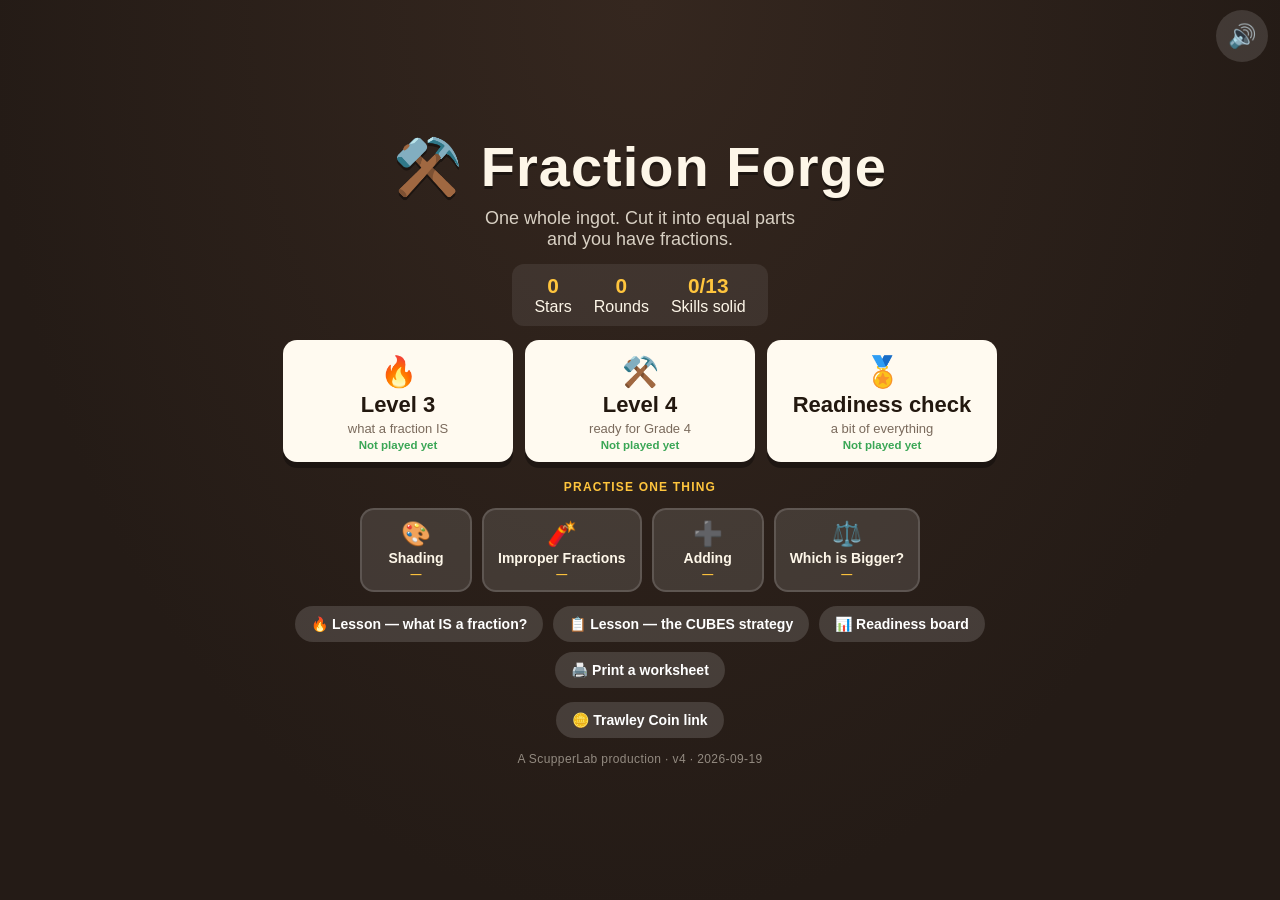
<file: index.html>
<!DOCTYPE html>
<html lang="en">
<head>
  <meta charset="utf-8" />
  <meta name="viewport" content="width=device-width, initial-scale=1, viewport-fit=cover, user-scalable=no" />
  <meta name="theme-color" content="#241b16" />
  <meta name="apple-mobile-web-app-capable" content="yes" />
  <meta name="apple-mobile-web-app-status-bar-style" content="black-translucent" />
  <meta name="apple-mobile-web-app-title" content="Fraction Forge" />
  <link rel="manifest" href="manifest.webmanifest" />
  <link rel="apple-touch-icon" href="icons/icon-180.png" />
  <link rel="icon" href="icons/icon-192.png" />
  <title>Fraction Forge</title>
  <link rel="stylesheet" href="styles.css" />
</head>
<body>
  <button id="mute-btn" class="mute-btn" type="button" aria-label="Mute sound" title="Mute sound">🔊</button>
  <div id="app" class="app"></div>
  <div id="fx-layer" class="fx-layer"></div>
  <script src="version.js"></script>
  <script src="logic.js"></script>
  <script src="app.js"></script>
</body>
</html>
</file>
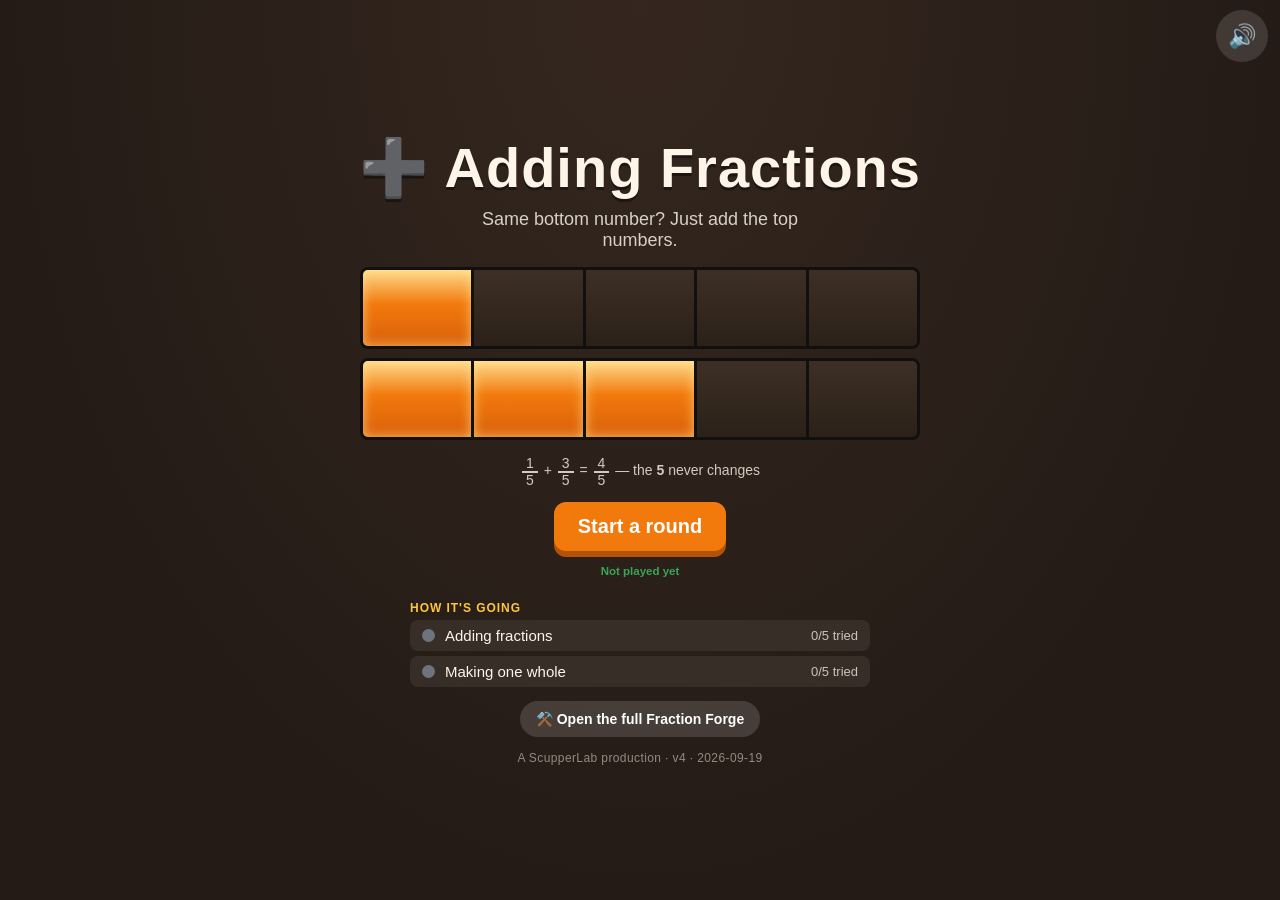
<file: adding.html>
<!DOCTYPE html>
<html lang="en">
<head>
  <meta charset="utf-8" />
  <meta name="viewport" content="width=device-width, initial-scale=1, viewport-fit=cover, user-scalable=no" />
  <meta name="theme-color" content="#241b16" />
  <meta name="apple-mobile-web-app-capable" content="yes" />
  <meta name="apple-mobile-web-app-status-bar-style" content="black-translucent" />
  <!-- its own name and icon, so Add to Home Screen gives a separate tile that
       opens straight into the improper-fractions drill -->
  <meta name="apple-mobile-web-app-title" content="Adding" />
  <link rel="manifest" href="manifest-adding.webmanifest" />
  <link rel="apple-touch-icon" href="icons/adding-180.png" />
  <link rel="icon" href="icons/adding-192.png" />
  <title>Adding Fractions</title>
  <link rel="stylesheet" href="styles.css" />
</head>
<body data-focus="adding">
  <button id="mute-btn" class="mute-btn" type="button" aria-label="Mute sound" title="Mute sound">🔊</button>
  <div id="app" class="app"></div>
  <div id="fx-layer" class="fx-layer"></div>
  <script src="version.js"></script>
  <script src="logic.js"></script>
  <script src="app.js"></script>
</body>
</html>
</file>
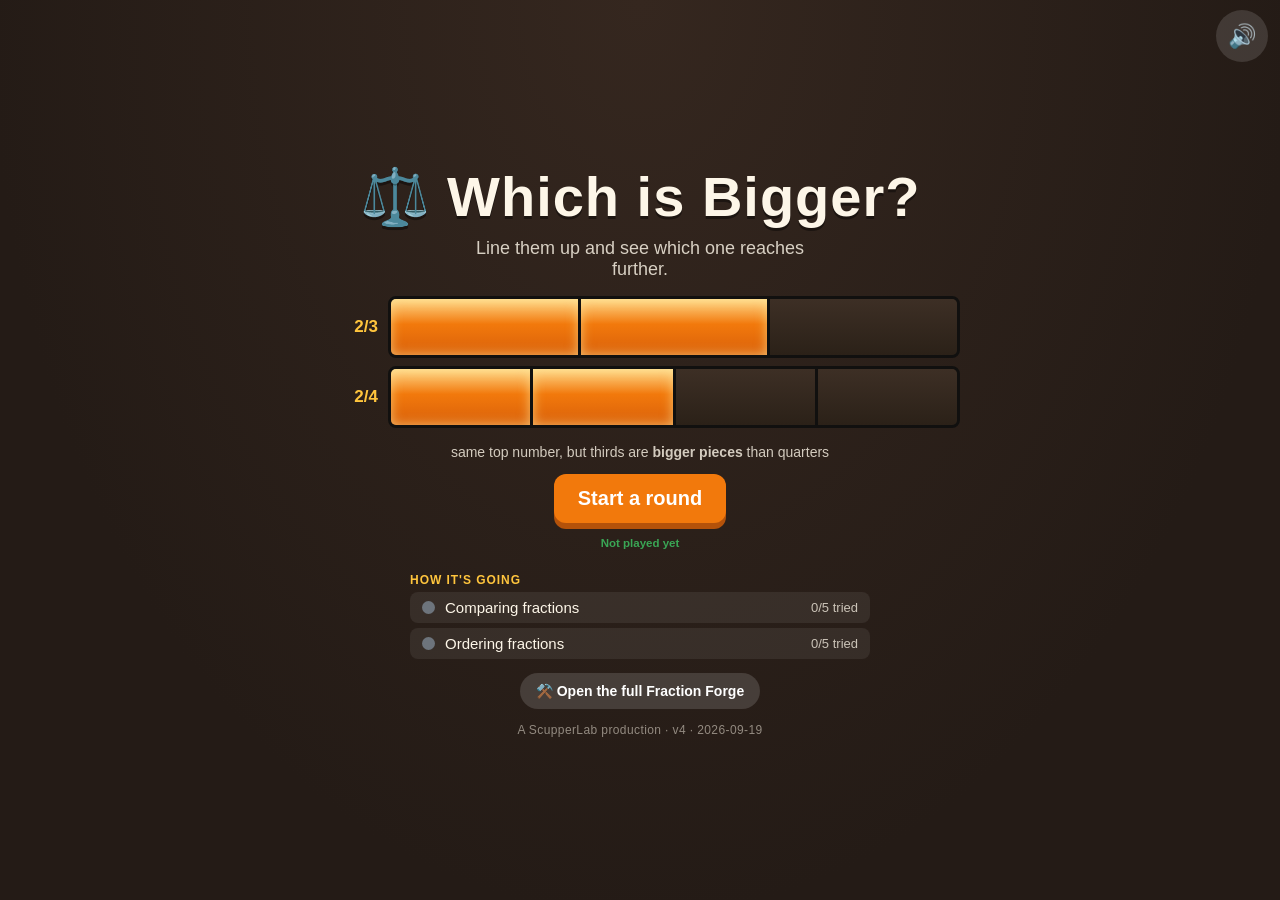
<file: bigger.html>
<!DOCTYPE html>
<html lang="en">
<head>
  <meta charset="utf-8" />
  <meta name="viewport" content="width=device-width, initial-scale=1, viewport-fit=cover, user-scalable=no" />
  <meta name="theme-color" content="#241b16" />
  <meta name="apple-mobile-web-app-capable" content="yes" />
  <meta name="apple-mobile-web-app-status-bar-style" content="black-translucent" />
  <!-- its own name and icon, so Add to Home Screen gives a separate tile that
       opens straight into the improper-fractions drill -->
  <meta name="apple-mobile-web-app-title" content="Bigger" />
  <link rel="manifest" href="manifest-bigger.webmanifest" />
  <link rel="apple-touch-icon" href="icons/bigger-180.png" />
  <link rel="icon" href="icons/bigger-192.png" />
  <title>Which is Bigger?</title>
  <link rel="stylesheet" href="styles.css" />
</head>
<body data-focus="bigger">
  <button id="mute-btn" class="mute-btn" type="button" aria-label="Mute sound" title="Mute sound">🔊</button>
  <div id="app" class="app"></div>
  <div id="fx-layer" class="fx-layer"></div>
  <script src="version.js"></script>
  <script src="logic.js"></script>
  <script src="app.js"></script>
</body>
</html>
</file>
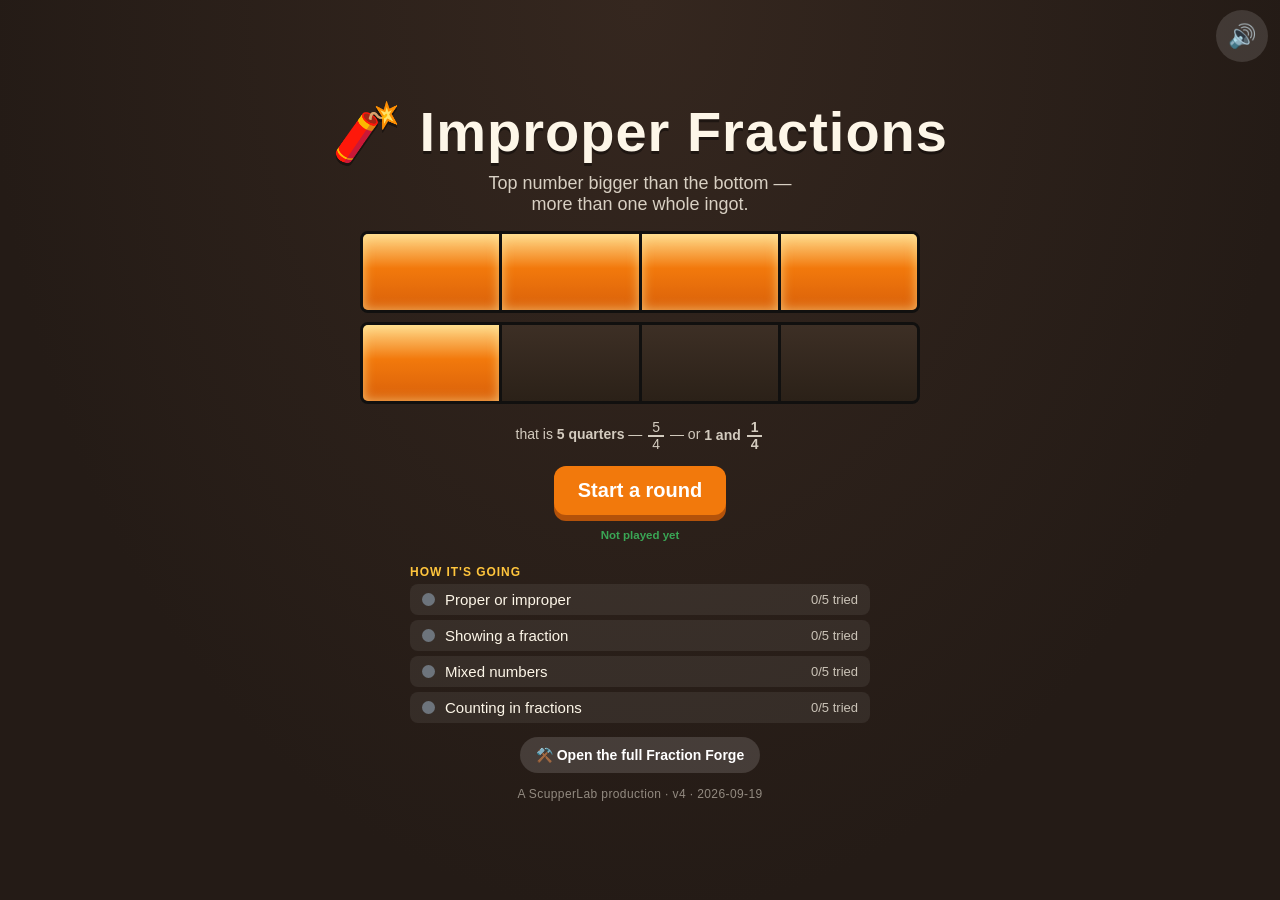
<file: improper.html>
<!DOCTYPE html>
<html lang="en">
<head>
  <meta charset="utf-8" />
  <meta name="viewport" content="width=device-width, initial-scale=1, viewport-fit=cover, user-scalable=no" />
  <meta name="theme-color" content="#241b16" />
  <meta name="apple-mobile-web-app-capable" content="yes" />
  <meta name="apple-mobile-web-app-status-bar-style" content="black-translucent" />
  <!-- its own name and icon, so Add to Home Screen gives a separate tile that
       opens straight into the improper-fractions drill -->
  <meta name="apple-mobile-web-app-title" content="Improper" />
  <link rel="manifest" href="manifest-improper.webmanifest" />
  <link rel="apple-touch-icon" href="icons/improper-180.png" />
  <link rel="icon" href="icons/improper-192.png" />
  <title>Improper Fractions</title>
  <link rel="stylesheet" href="styles.css" />
</head>
<body data-focus="improper">
  <button id="mute-btn" class="mute-btn" type="button" aria-label="Mute sound" title="Mute sound">🔊</button>
  <div id="app" class="app"></div>
  <div id="fx-layer" class="fx-layer"></div>
  <script src="version.js"></script>
  <script src="logic.js"></script>
  <script src="app.js"></script>
</body>
</html>
</file>
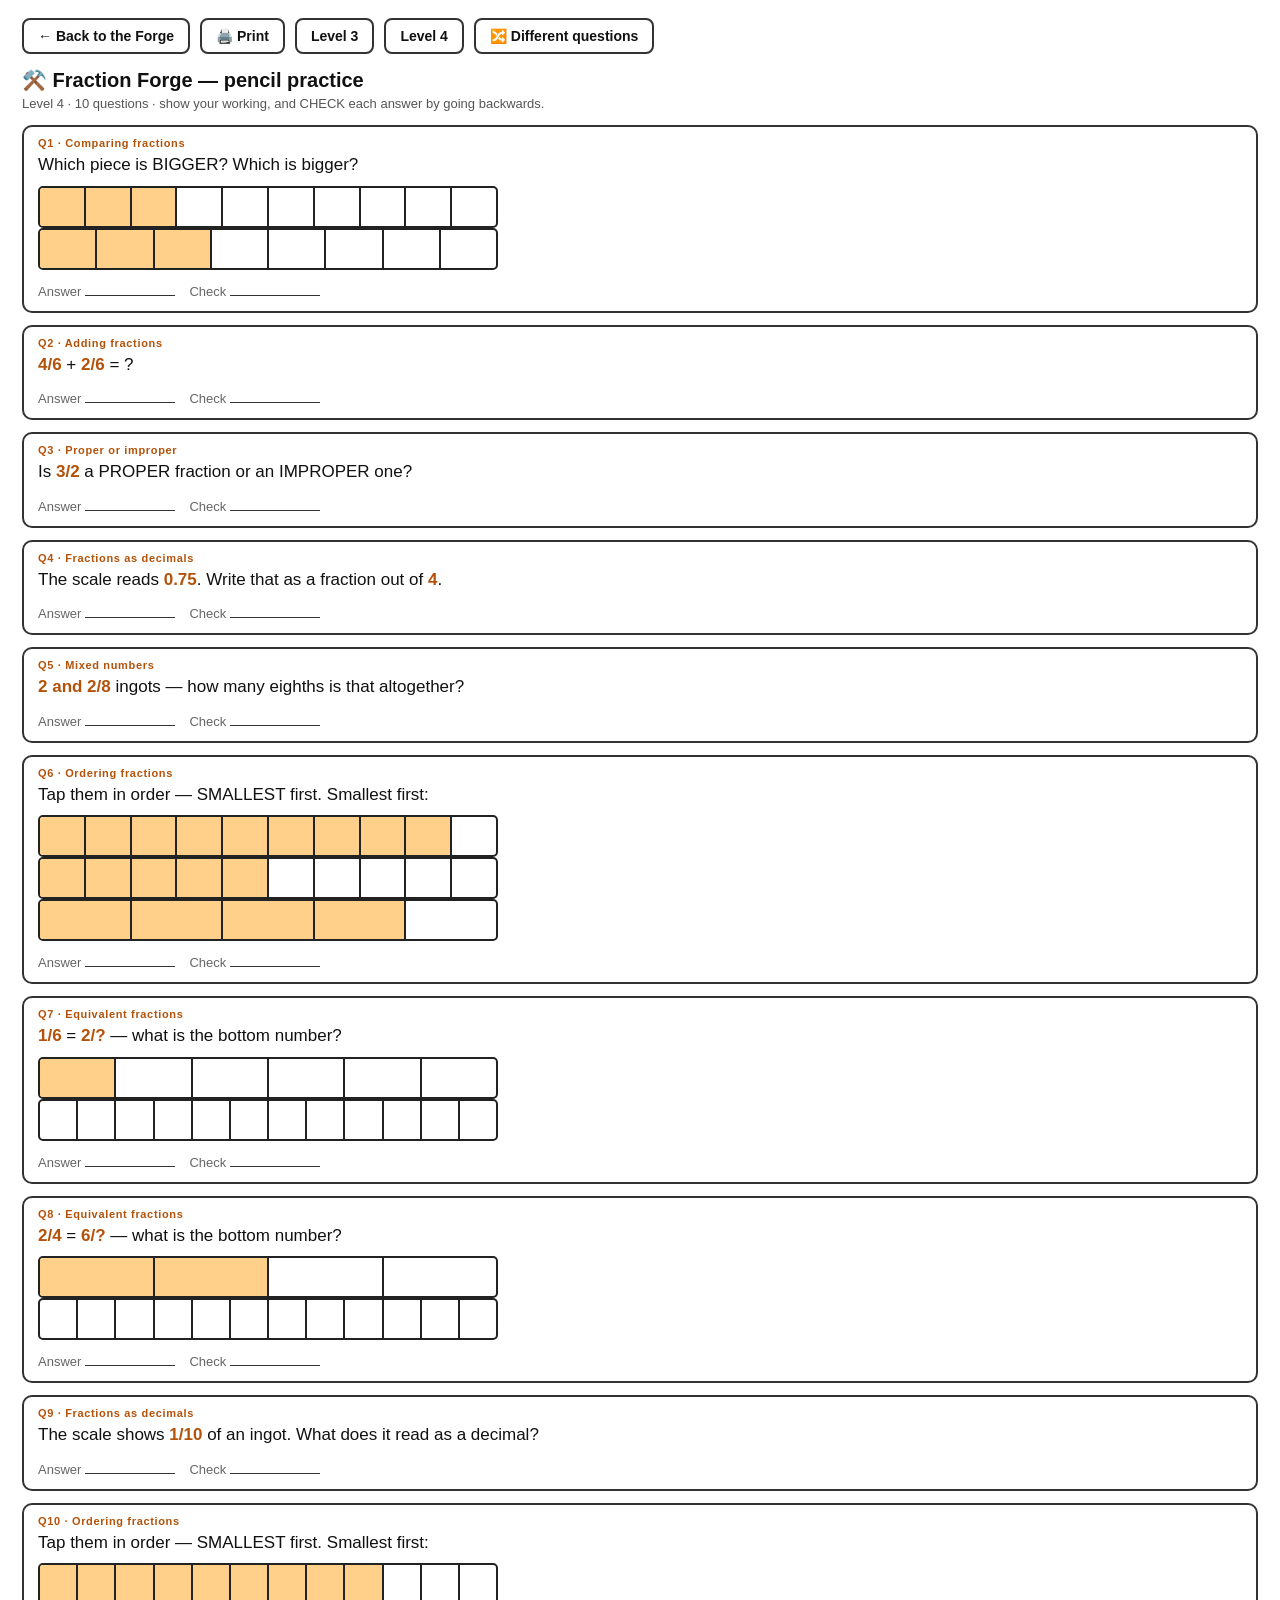
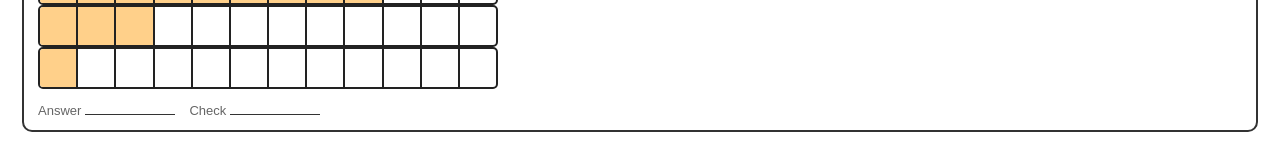
<file: print.html>
<!DOCTYPE html>
<html lang="en">
<head>
  <meta charset="utf-8" />
  <meta name="viewport" content="width=device-width, initial-scale=1" />
  <title>Fraction Forge — pencil practice</title>
  <style>
    * { box-sizing: border-box; }
    body { font-family: "Arial Rounded MT Bold", "Trebuchet MS", Verdana, sans-serif; background: #fff; color: #111; margin: 0; padding: 18px 22px; }
    h1 { font-size: 20px; margin: 0 0 4px; }
    .sub { font-size: 13px; color: #555; margin-bottom: 14px; }
    .q { border: 2px solid #333; border-radius: 10px; padding: 10px 14px 12px; margin-bottom: 12px; page-break-inside: avoid; }
    .num { font-size: 11px; font-weight: bold; color: #b4520a; letter-spacing: .06em; }
    .prompt { font-size: 17px; line-height: 1.5; margin: 3px 0 8px; }
    .prompt b { color: #b4520a; }
    .bar { display: flex; height: 42px; border: 2px solid #222; border-radius: 5px; overflow: hidden; max-width: 460px; }
    .seg { flex: 1; border-right: 2px solid #222; }
    .seg:last-child { border-right: none; }
    .seg.on { background: #ffd08a; }
    .ans { margin-top: 8px; font-size: 13px; color: #666; }
    .line { display: inline-block; border-bottom: 1.5px solid #333; width: 90px; height: 18px; }
    .toolbar { display: flex; gap: 10px; margin-bottom: 14px; flex-wrap: wrap; }
    .toolbar a, .toolbar button { font: inherit; font-size: 14px; font-weight: bold; padding: 8px 14px; border-radius: 8px; border: 2px solid #333; background: #fff; color: #111; text-decoration: none; cursor: pointer; }
    @media print { .toolbar { display: none; } body { padding: 0; } }
  </style>
</head>
<body>
  <div class="toolbar">
    <a href="index.html">← Back to the Forge</a>
    <button onclick="window.print()">🖨️ Print</button>
    <button onclick="go(3)">Level 3</button>
    <button onclick="go(4)">Level 4</button>
    <button onclick="go(level)">🔀 Different questions</button>
  </div>
  <h1>⚒️ Fraction Forge — pencil practice</h1>
  <div class="sub" id="sub"></div>
  <div id="qs"></div>
  <script src="logic.js"></script>
  <script>
    const params = new URLSearchParams(location.search);
    const level = Math.max(3, Math.min(5, parseInt(params.get("level") || "4", 10)));
    function go(l) { location.search = "?level=" + l + "&seed=" + Math.floor(Math.random() * 1e9); }
    const seed = parseInt(params.get("seed") || String(Date.now() % 1e9), 10);
    const F = ForgeLogic;
    const round = F.makeRound(level, seed).concat(F.makeRound(level, seed + 1).slice(0, 2));
    document.getElementById("sub").textContent =
      `Level ${level} · ${round.length} questions · show your working, and CHECK each answer by going backwards.`;
    const plain = (s) => String(s).replace(/<[^>]+>/g, "");
    function barHTML(d, n, parts) {
      const ws = parts || Array.from({ length: d }, () => 1 / d);
      return `<div class="bar">${ws.map((w, i) => `<div class="seg${i < n ? " on" : ""}" style="flex:${w}"></div>`).join("")}</div>`;
    }
    const qs = document.getElementById("qs");
    round.forEach((q, i) => {
      const box = document.createElement("div"); box.className = "q";
      let art = "";
      if (q.kind === "equal") art = barHTML(q.d, 0, q.parts);
      else if (q.kind === "name" || q.kind === "whole") art = barHTML(q.d, q.n);
      else if (q.kind === "shade") art = barHTML(q.d, 0);
      else if (q.kind === "compare") art = barHTML(q.a.d, q.a.n) + barHTML(q.b.d, q.b.n);
      else if (q.kind === "equiv") art = barHTML(q.d1, q.n1) + barHTML(q.d2, 0);
      else if (q.kind === "order") art = q.shown.map((f) => barHTML(f.d, f.n)).join("");
      const ask = q.kind === "compare" ? "Which is bigger?" : q.kind === "order" ? "Smallest first:" : "";
      box.innerHTML = `<div class="num">Q${i + 1} · ${F.SKILLS[q.skill].name}</div>
        <div class="prompt">${q.prompt}${ask ? " " + ask : ""}</div>${art}
        <div class="ans">Answer <span class="line"></span> &nbsp;&nbsp; Check <span class="line"></span></div>`;
      qs.appendChild(box);
    });
  </script>
</body>
</html>
</file>
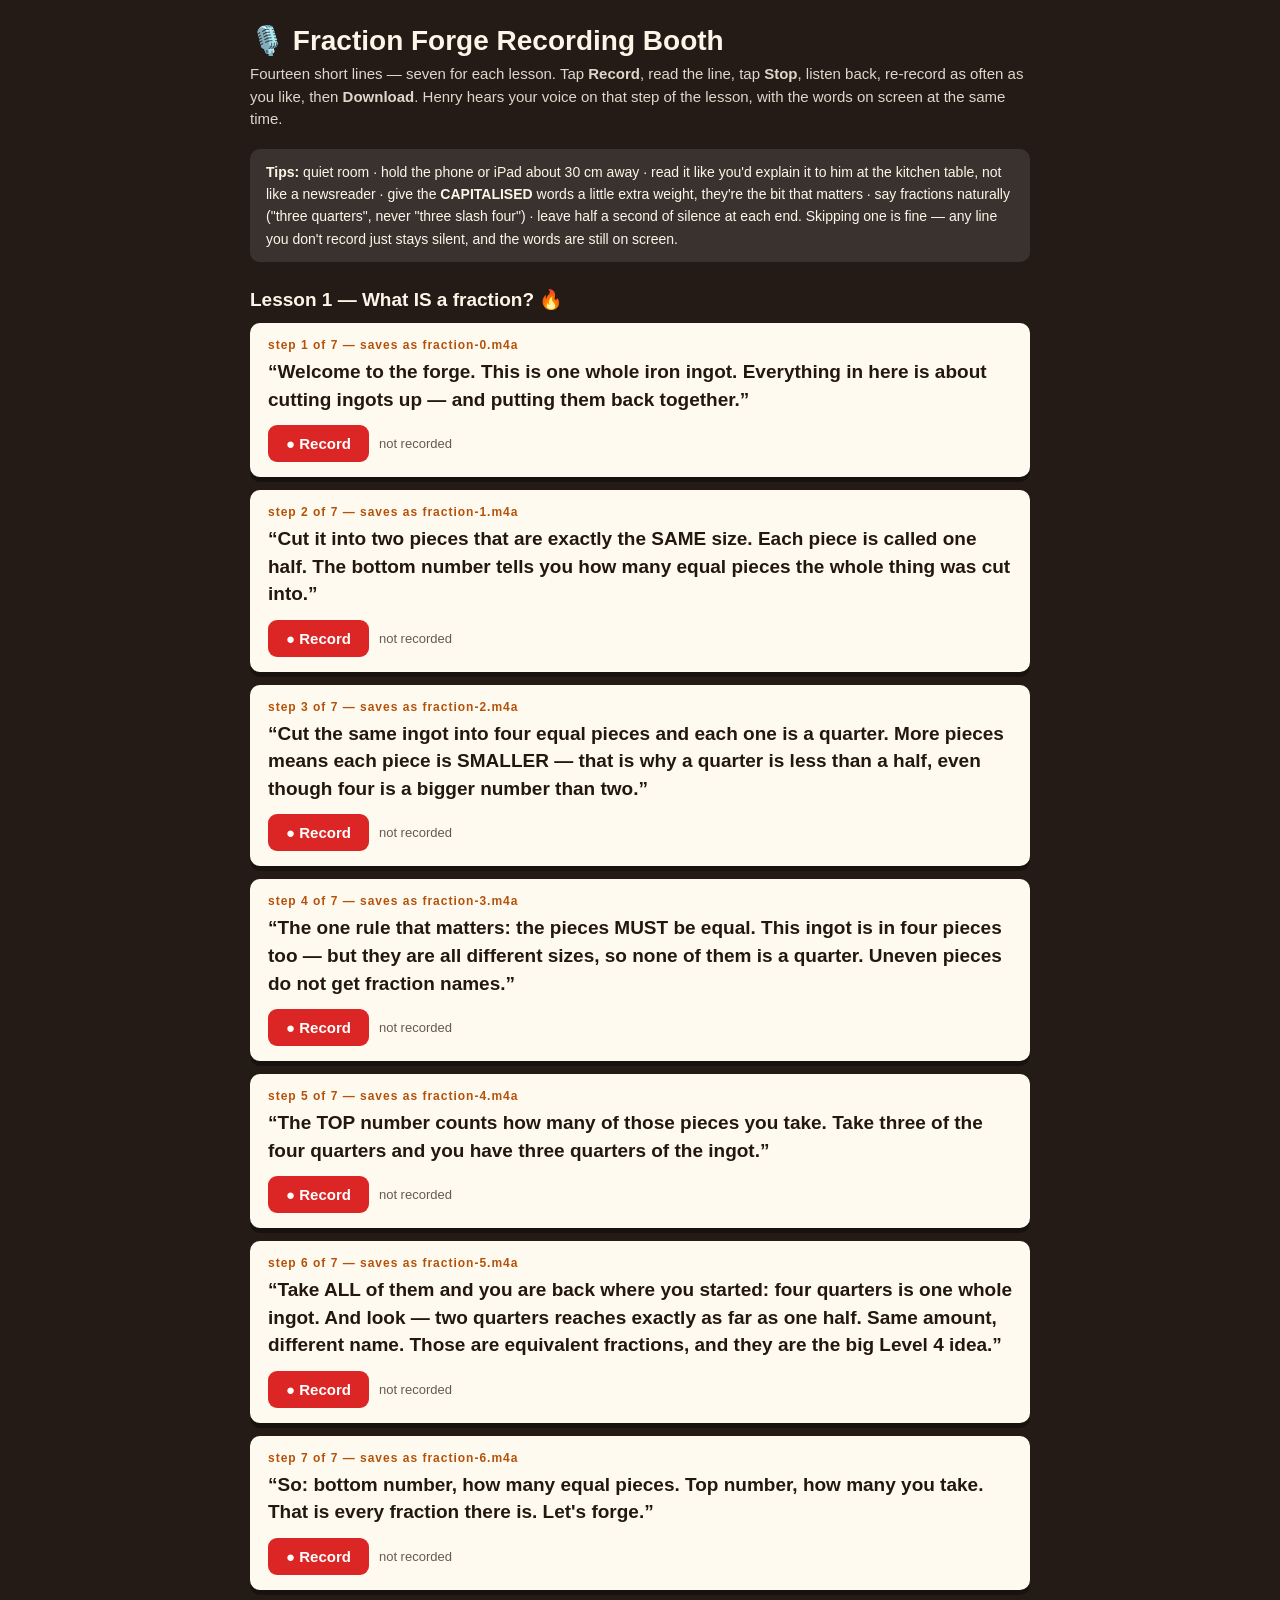
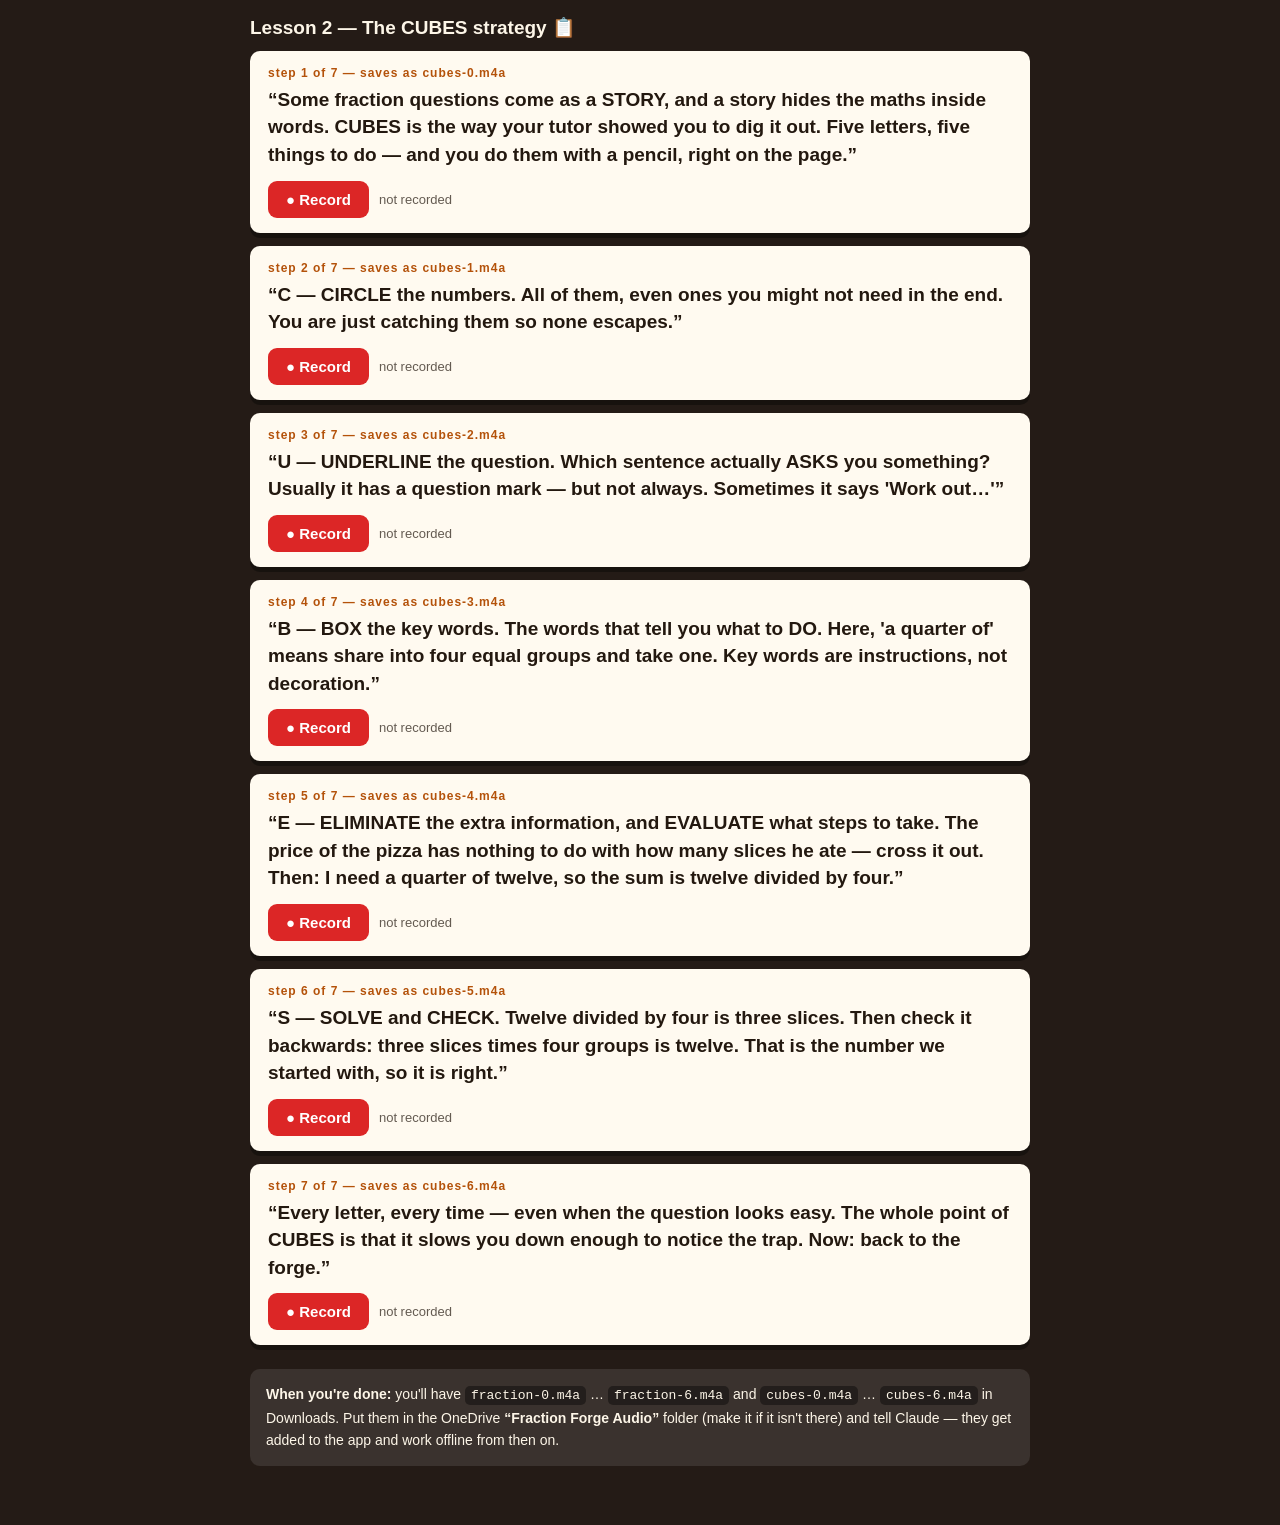
<file: record.html>
<!DOCTYPE html>
<html lang="en">
<head>
  <meta charset="utf-8" />
  <meta name="viewport" content="width=device-width, initial-scale=1" />
  <title>Recording Booth — Fraction Forge</title>
  <style>
    * { margin: 0; padding: 0; box-sizing: border-box; }
    body { font-family: "Arial Rounded MT Bold", "Trebuchet MS", Verdana, sans-serif; background: #241b16; color: #fdf6e8; min-height: 100vh; padding: 24px 16px 60px; }
    .wrap { max-width: 780px; margin: 0 auto; }
    h1 { font-size: 28px; margin-bottom: 6px; }
    h2 { font-size: 19px; margin: 26px 0 12px; }
    .sub { opacity: 0.86; margin-bottom: 18px; line-height: 1.5; font-size: 15px; }
    .warn { background: #7f1d1d; border-radius: 10px; padding: 12px 16px; margin-bottom: 18px; font-size: 15px; display: none; }
    .tips { background: rgba(255,255,255,0.1); border-radius: 10px; padding: 12px 16px; margin-bottom: 22px; font-size: 14px; line-height: 1.6; }
    .card { background: #fffaf0; color: #23180f; border-radius: 10px; padding: 15px 18px; margin-bottom: 13px; box-shadow: 0 5px 0 rgba(0,0,0,0.35); }
    .card .num { font-size: 12px; font-weight: bold; color: #b4520a; letter-spacing: 1px; }
    .card .line { font-size: 19px; font-weight: bold; line-height: 1.45; margin: 6px 0 12px; }
    .row { display: flex; gap: 10px; align-items: center; flex-wrap: wrap; }
    button { font-family: inherit; border: none; cursor: pointer; border-radius: 9px; padding: 10px 18px; font-size: 15px; font-weight: bold; }
    .rec { background: #dc2626; color: #fff; }
    .rec.armed { background: #16a34a; }
    .dl { background: #2e6b31; color: #fff; text-decoration: none; border-radius: 9px; padding: 10px 18px; font-size: 15px; font-weight: bold; display: none; }
    audio { height: 40px; max-width: 220px; display: none; }
    .status { font-size: 13px; opacity: 0.7; min-width: 96px; }
    .done-note { margin-top: 24px; background: rgba(255,255,255,0.1); border-radius: 10px; padding: 14px 16px; font-size: 14px; line-height: 1.6; }
    code { background: rgba(0,0,0,0.4); padding: 2px 6px; border-radius: 5px; font-size: 13px; }
  </style>
</head>
<body>
  <div class="wrap">
    <h1>🎙️ Fraction Forge Recording Booth</h1>
    <p class="sub">Fourteen short lines — seven for each lesson. Tap <b>Record</b>, read the line, tap <b>Stop</b>, listen back, re-record as often as you like, then <b>Download</b>. Henry hears your voice on that step of the lesson, with the words on screen at the same time.</p>
    <div id="warn" class="warn"><b>Please open this page in Safari.</b> Other browsers record a format iPads can't play back. Safari records .m4a, which works everywhere Fraction Forge runs.</div>
    <div class="tips">
      <b>Tips:</b> quiet room · hold the phone or iPad about 30&nbsp;cm away · read it like you'd explain it to him at the kitchen table, not like a newsreader · give the <b>CAPITALISED</b> words a little extra weight, they're the bit that matters · say fractions naturally ("three quarters", never "three slash four") · leave half a second of silence at each end. Skipping one is fine — any line you don't record just stays silent, and the words are still on screen.
    </div>
    <div id="cards"></div>
    <div class="done-note">
      <b>When you're done:</b> you'll have <code>fraction-0.m4a</code> … <code>fraction-6.m4a</code> and <code>cubes-0.m4a</code> … <code>cubes-6.m4a</code> in Downloads. Put them in the OneDrive <b>“Fraction Forge Audio”</b> folder (make it if it isn't there) and tell Claude — they get added to the app and work offline from then on.
    </div>
  </div>
  <script>
    "use strict";
    const LINES = [
      { file: "fraction-0.m4a", text: "Welcome to the forge. This is one whole iron ingot. Everything in here is about cutting ingots up — and putting them back together." },
      { file: "fraction-1.m4a", text: "Cut it into two pieces that are exactly the SAME size. Each piece is called one half. The bottom number tells you how many equal pieces the whole thing was cut into." },
      { file: "fraction-2.m4a", text: "Cut the same ingot into four equal pieces and each one is a quarter. More pieces means each piece is SMALLER — that is why a quarter is less than a half, even though four is a bigger number than two." },
      { file: "fraction-3.m4a", text: "The one rule that matters: the pieces MUST be equal. This ingot is in four pieces too — but they are all different sizes, so none of them is a quarter. Uneven pieces do not get fraction names." },
      { file: "fraction-4.m4a", text: "The TOP number counts how many of those pieces you take. Take three of the four quarters and you have three quarters of the ingot." },
      { file: "fraction-5.m4a", text: "Take ALL of them and you are back where you started: four quarters is one whole ingot. And look — two quarters reaches exactly as far as one half. Same amount, different name. Those are equivalent fractions, and they are the big Level 4 idea." },
      { file: "fraction-6.m4a", text: "So: bottom number, how many equal pieces. Top number, how many you take. That is every fraction there is. Let's forge." },

      { file: "cubes-0.m4a", text: "Some fraction questions come as a STORY, and a story hides the maths inside words. CUBES is the way your tutor showed you to dig it out. Five letters, five things to do — and you do them with a pencil, right on the page." },
      { file: "cubes-1.m4a", text: "C — CIRCLE the numbers. All of them, even ones you might not need in the end. You are just catching them so none escapes." },
      { file: "cubes-2.m4a", text: "U — UNDERLINE the question. Which sentence actually ASKS you something? Usually it has a question mark — but not always. Sometimes it says 'Work out…'" },
      { file: "cubes-3.m4a", text: "B — BOX the key words. The words that tell you what to DO. Here, 'a quarter of' means share into four equal groups and take one. Key words are instructions, not decoration." },
      { file: "cubes-4.m4a", text: "E — ELIMINATE the extra information, and EVALUATE what steps to take. The price of the pizza has nothing to do with how many slices he ate — cross it out. Then: I need a quarter of twelve, so the sum is twelve divided by four." },
      { file: "cubes-5.m4a", text: "S — SOLVE and CHECK. Twelve divided by four is three slices. Then check it backwards: three slices times four groups is twelve. That is the number we started with, so it is right." },
      { file: "cubes-6.m4a", text: "Every letter, every time — even when the question looks easy. The whole point of CUBES is that it slows you down enough to notice the trap. Now: back to the forge." },
    ];
    const HEADS = { 0: "Lesson 1 — What IS a fraction? 🔥", 7: "Lesson 2 — The CUBES strategy 📋" };

    const canMp4 = window.MediaRecorder && MediaRecorder.isTypeSupported && MediaRecorder.isTypeSupported("audio/mp4");
    if (!canMp4) document.getElementById("warn").style.display = "block";
    let stream = null;
    async function getStream() { if (!stream) stream = await navigator.mediaDevices.getUserMedia({ audio: true }); return stream; }

    const cardsEl = document.getElementById("cards");
    LINES.forEach((line, i) => {
      if (HEADS[i]) { const h = document.createElement("h2"); h.textContent = HEADS[i]; cardsEl.appendChild(h); }
      const card = document.createElement("div"); card.className = "card";
      card.innerHTML = `<div class="num">step ${(i % 7) + 1} of 7 — saves as ${line.file}</div>
        <div class="line">“${line.text}”</div>
        <div class="row">
          <button class="rec" data-i="${i}">● Record</button>
          <span class="status">not recorded</span>
          <audio controls></audio>
          <a class="dl" download="${line.file}">⬇ Download</a>
        </div>`;
      cardsEl.appendChild(card);
    });

    let activeRecorder = null, activeButton = null;
    document.querySelectorAll(".rec").forEach((btn) => {
      btn.addEventListener("click", async () => {
        if (activeRecorder && activeRecorder.state === "recording") {
          activeRecorder.stop();
          if (activeButton === btn) return;          // this tap was the Stop
        }
        let s;
        try { s = await getStream(); }
        catch (e) { alert("Microphone permission is needed — allow it and try again."); return; }
        const card = btn.closest(".card"), status = card.querySelector(".status"),
              audio = card.querySelector("audio"), dl = card.querySelector(".dl");
        const mime = canMp4 ? "audio/mp4" : (MediaRecorder.isTypeSupported("audio/webm") ? "audio/webm" : "");
        const rec = mime ? new MediaRecorder(s, { mimeType: mime }) : new MediaRecorder(s);
        const chunks = [];
        rec.ondataavailable = (e) => { if (e.data && e.data.size) chunks.push(e.data); };
        rec.onstop = () => {
          const blob = new Blob(chunks, { type: rec.mimeType || "audio/mp4" });
          const url = URL.createObjectURL(blob);
          audio.src = url; audio.style.display = "inline-block";
          dl.href = url; dl.style.display = "inline-block";
          status.textContent = `recorded (${(blob.size / 1024).toFixed(0)} KB)`;
          btn.textContent = "● Re-record"; btn.classList.remove("armed");
          activeRecorder = null; activeButton = null;
        };
        rec.start();
        activeRecorder = rec; activeButton = btn;
        btn.textContent = "■ Stop"; btn.classList.add("armed");
        status.textContent = "recording…";
      });
    });
  </script>
</body>
</html>
</file>
<file: styles.css>
/* ============ Fraction Forge — styles ============
   A smithy: dark iron, hot-metal orange, a glowing ingot. The ingot bar is the
   one drawing the whole app is built from, so it gets the most care.
   Built for iPad Air 11" first (portrait + landscape), touch-first. */

:root {
  --iron: #241b16;
  --iron-2: #35271f;
  --paper: #fdf6e8;
  --card: #fffaf0;
  --ink: #23180f;
  --muted: #7a6a5c;
  --hot: #f2790c;
  --hot-dark: #b4520a;
  --gold: #ffc53d;
  --steel: #b8bcc2;
  --steel-dark: #6d747c;
  --good: #3aa655;
  --bad: #d64545;
  --shadow: 0 6px 0 rgba(0, 0, 0, 0.32);
}

* { margin: 0; padding: 0; box-sizing: border-box; }
html, body { height: 100%; overflow: hidden; overscroll-behavior: none; }
body {
  font-family: "Arial Rounded MT Bold", "Trebuchet MS", Verdana, sans-serif;
  background: radial-gradient(ellipse at 50% 0%, var(--iron-2), var(--iron) 72%);
  color: var(--paper);
  -webkit-user-select: none; user-select: none; -webkit-touch-callout: none;
  -webkit-tap-highlight-color: transparent; touch-action: manipulation;
  padding: env(safe-area-inset-top) env(safe-area-inset-right) env(safe-area-inset-bottom) env(safe-area-inset-left);
}
button { font-family: inherit; border: none; cursor: pointer; touch-action: manipulation; -webkit-tap-highlight-color: transparent; }
a { color: inherit; text-decoration: none; }
.app { height: 100%; display: flex; flex-direction: column; align-items: center; overflow-y: auto; }
.fx-layer { position: fixed; inset: 0; pointer-events: none; z-index: 40; overflow: hidden; }
.pop-text { position: absolute; font-size: 22px; font-weight: bold; color: #fff; text-shadow: 0 2px 0 rgba(0,0,0,.4); animation: rise 1.1s ease-out forwards; }
.pop-text.gold { color: var(--gold); }
@keyframes rise { 0% { transform: translateY(0); opacity: 1; } 100% { transform: translateY(-60px); opacity: 0; } }

.mute-btn, .corner-back {
  position: fixed; top: calc(10px + env(safe-area-inset-top)); z-index: 50;
  width: 52px; height: 52px; border-radius: 50%; font-size: 23px;
  background: rgba(255,255,255,0.13); color: #fff;
}
.mute-btn { right: calc(12px + env(safe-area-inset-right)); }
.corner-back { left: calc(12px + env(safe-area-inset-left)); }

/* ---------- home ---------- */
.home { width: 100%; max-width: 900px; min-height: 100%; display: flex; flex-direction: column; align-items: center; justify-content: center; justify-content: safe center; gap: 14px; padding: 18px 16px; }
.home h1 { font-size: clamp(34px, 6vw, 56px); letter-spacing: 1px; text-shadow: 0 3px 0 rgba(0,0,0,.4); }
.tagline { font-size: clamp(14px, 2.1vw, 18px); opacity: .82; margin-top: -6px; text-align: center; max-width: 34ch; }
.career { display: flex; gap: 22px; background: rgba(255,255,255,0.08); border-radius: 12px; padding: 10px 22px; font-size: clamp(13px, 2vw, 16px); }
.career b { color: var(--gold); font-size: 1.3em; }
.career .stat { text-align: center; }
.mode-row { display: flex; gap: 12px; flex-wrap: wrap; justify-content: center; width: 100%; }
.mode-btn {
  width: min(230px, 45vw); background: var(--card); color: var(--ink); border-radius: 14px;
  padding: 14px 12px 11px; display: flex; flex-direction: column; align-items: center; gap: 3px;
  box-shadow: var(--shadow);
}
.mode-btn:active { transform: translateY(3px); box-shadow: 0 3px 0 rgba(0,0,0,.32); }
.mode-emoji { font-size: 30px; }
.mode-name { font-size: clamp(18px, 2.6vw, 22px); font-weight: bold; }
.mode-sub { font-size: 13px; color: var(--muted); text-align: center; }
.mode-best { font-size: 11.5px; color: var(--good); font-weight: bold; }
.pill-row { display: flex; gap: 10px; flex-wrap: wrap; justify-content: center; }
.pill { padding: 10px 16px; border-radius: 999px; background: rgba(255,255,255,0.14); color: #fff; font-size: 14px; font-weight: bold; display: inline-block; }
.credit { font-size: 12px; opacity: .5; letter-spacing: .4px; }

/* ---------- buttons ---------- */
.btn { padding: 13px 24px; border-radius: 12px; font-size: clamp(16px, 2.3vh, 20px); font-weight: bold; }
.btn.primary { background: var(--hot); color: #fff; box-shadow: 0 6px 0 var(--hot-dark); }
.btn.primary:active { transform: translateY(4px); box-shadow: 0 2px 0 var(--hot-dark); }
.btn.secondary { background: var(--card); color: var(--ink); box-shadow: var(--shadow); }
.btn.secondary:active { transform: translateY(3px); }
.btn.choice { background: var(--card); color: var(--ink); box-shadow: var(--shadow); min-width: 190px; }
.btn.choice.right { background: #d6f3de; box-shadow: 0 6px 0 var(--good); }
.btn-row { display: flex; gap: 12px; flex-wrap: wrap; justify-content: center; }

/* ---------- game chrome ---------- */
.game { width: 100%; max-width: 860px; display: flex; flex-direction: column; align-items: center; gap: 10px; padding: 8px 14px calc(18px + env(safe-area-inset-bottom)); }
.topbar { width: 100%; display: flex; align-items: center; gap: 8px; padding: 6px 68px 0 4px; font-size: clamp(13px, 1.9vw, 16px); flex-wrap: wrap; }
.tb-item { background: rgba(255,255,255,0.12); border-radius: 10px; padding: 6px 12px; white-space: nowrap; }
.tb-item b { color: var(--gold); }
.skill-tag { background: rgba(242,121,12,0.24); }
.quit-btn { margin-left: auto; background: rgba(255,255,255,0.12); color: #fff; border-radius: 10px; padding: 6px 12px; font-size: inherit; }

.card { background: var(--card); color: var(--ink); border-radius: 12px; box-shadow: var(--shadow); padding: 12px 18px; max-width: min(94vw, 720px); width: 100%; }
.prompt-card { display: flex; align-items: center; gap: 12px; }
.prompt { font-size: clamp(18px, 2.8vh, 24px); line-height: 1.35; flex: 1; }
.prompt b { color: var(--hot-dark); }
.read-btn { flex: none; background: rgba(0,0,0,0.07); color: var(--ink); border-radius: 999px; width: 42px; height: 42px; font-size: 19px; }
.kicker { font-size: 12px; letter-spacing: .08em; text-transform: uppercase; color: var(--hot-dark); font-weight: bold; }

.stage { width: 100%; max-width: 720px; display: flex; flex-direction: column; align-items: center; gap: 12px; }
.feedback { min-height: 26px; font-size: clamp(15px, 2.2vh, 18px); font-weight: bold; text-align: center; max-width: 660px; line-height: 1.35; }
.feedback.good { color: #8ef0a3; }
.feedback.bad { color: #ffb0b0; }
.deck { display: flex; flex-direction: column; align-items: center; gap: 10px; }
.count-note { font-size: 14px; opacity: .8; text-align: center; }

/* ---------- THE INGOT BAR ---------- */
.bar {
  display: flex; width: 100%; max-width: 620px; height: 62px;
  background: #2b2118; border: 3px solid #11100f; border-radius: 8px; overflow: hidden;
  box-shadow: inset 0 -5px 0 rgba(0,0,0,.35);
}
.bar.big { height: 82px; }
.bar.mini { height: 38px; max-width: 280px; }
.bar.unit { max-width: none; }
.seg {
  position: relative; border-right: 3px solid #11100f;
  background: linear-gradient(#3d2f25, #2b2118);
  display: flex; align-items: center; justify-content: center;
  transition: background .12s;
}
.seg:last-child { border-right: none; }
.seg.on {
  background: linear-gradient(#ffd98a, var(--hot) 45%, #d9600a);
  box-shadow: inset 0 0 12px rgba(255, 230, 150, .7);
}
.seg.tappable { cursor: pointer; }
.seg.tappable:active { filter: brightness(1.25); }
.seg-label { font-size: 15px; font-weight: bold; color: var(--ink); }
.bad-cut { border-color: var(--bad); }
.long-bar { display: flex; gap: 6px; width: 100%; max-width: 640px; }
.long-bar .bar { flex: 1; height: 58px; }

/* fraction wall */
.wall { width: 100%; max-width: 640px; display: flex; flex-direction: column; gap: 8px; }
.wall-row { display: flex; align-items: center; gap: 10px; }
.wall-label { width: 58px; flex: none; text-align: right; font-weight: bold; font-size: 17px; color: var(--gold); }
.choice-row { cursor: pointer; border-radius: 10px; padding: 4px; border: 3px solid transparent; }
.choice-row:active { background: rgba(255,255,255,.08); }
.choice-row.right { border-color: var(--good); background: rgba(58,166,85,.18); }

/* the crate of nuggets — fraction of a collection */
.crate {
  display: flex; flex-wrap: wrap; gap: 6px; justify-content: center;
  max-width: 420px; background: rgba(0,0,0,.22); border-radius: 10px; padding: 10px;
}
.nugget { width: 26px; height: 20px; border-radius: 4px; background: var(--steel-dark); box-shadow: inset 0 -3px 0 rgba(0,0,0,.3); }
.nugget.on { background: linear-gradient(#ffd98a, var(--hot)); }

/* ordering tiles */
.order-pool { display: flex; gap: 10px; flex-wrap: wrap; justify-content: center; }
.order-tile {
  position: relative; background: var(--card); border-radius: 12px; padding: 10px 12px;
  display: flex; flex-direction: column; align-items: center; gap: 6px; box-shadow: var(--shadow);
  border: 3px solid transparent; min-width: 130px;
}
.order-tile.picked { border-color: var(--hot); }
.tile-frac { font-size: 20px; color: var(--ink); }
.tile-pos {
  position: absolute; top: -10px; right: -10px; width: 28px; height: 28px; border-radius: 50%;
  background: var(--hot); color: #fff; font-weight: bold; font-size: 15px; line-height: 28px;
}

/* counting line */
.count-line { display: flex; gap: 8px; flex-wrap: wrap; justify-content: center; align-items: center; }
.count-chip { background: rgba(255,255,255,.1); border-radius: 10px; padding: 8px 14px; font-size: 20px; }
.count-chip.next { background: var(--hot); color: #fff; font-weight: bold; }

/* adding */
.sum-row { display: flex; align-items: center; gap: 10px; flex-wrap: wrap; justify-content: center; }
.sum-op { font-size: 28px; font-weight: bold; color: var(--gold); }

/* the forge scale */
.scale { background: #12100e; border: 3px solid #443a31; border-radius: 10px; padding: 8px 22px; text-align: center; }
.scale-label { font-size: 10px; letter-spacing: .2em; color: var(--muted); }
.scale-read { font-family: "Courier New", monospace; font-size: 34px; font-weight: bold; color: #7CFC00; text-shadow: 0 0 10px rgba(124,252,0,.5); }

/* hundredths grid */
.hundred { display: grid; grid-template-columns: repeat(10, 1fr); gap: 2px; width: min(260px, 70vw); background: #11100f; padding: 4px; border-radius: 6px; }
.hcell { aspect-ratio: 1; background: #3d2f25; border-radius: 1px; }
.hcell.on { background: linear-gradient(#ffd98a, var(--hot)); }

/* ---------- typed answers ---------- */
.slot-row { display: flex; gap: 14px; justify-content: center; flex-wrap: wrap; }
.slot {
  background: var(--paper); color: var(--ink); border: 3px solid #c9bba8; border-radius: 12px;
  min-width: 92px; padding: 6px 14px; display: flex; flex-direction: column; align-items: center;
}
.slot.active { border-color: var(--hot); background: #fff1de; }
.slot-val { font-size: 32px; font-weight: bold; min-height: 38px; line-height: 38px; font-variant-numeric: tabular-nums; }
.slot-label { font-size: 11px; color: var(--muted); font-weight: bold; text-transform: uppercase; letter-spacing: .06em; }
.fr-wrap { display: flex; justify-content: center; }
.fr-input { display: flex; flex-direction: column; align-items: center; gap: 3px; }
.fr-slot { min-width: 82px; }
.fr-rule { width: 96px; height: 4px; background: var(--paper); border-radius: 2px; }
.fr-fixed { font-size: 32px; font-weight: bold; min-height: 38px; line-height: 38px; color: var(--gold); }
/* inline stacked fraction for prompts and tiles */
.fr { display: inline-flex; flex-direction: column; align-items: center; vertical-align: middle; line-height: 1.05; margin: 0 2px; }
.fr-n { border-bottom: 2px solid currentColor; padding: 0 4px; }
.fr-d { padding: 0 4px; }

.pad { display: grid; grid-template-columns: repeat(3, 74px); gap: 8px; }
.key { height: 54px; border-radius: 10px; background: var(--card); color: var(--ink); font-size: 24px; font-weight: bold; box-shadow: var(--shadow); }
.key:active { transform: translateY(3px); box-shadow: 0 3px 0 rgba(0,0,0,.32); }
.key.del { background: #f6dede; } .key.dot { background: #e6eef6; }

/* ---------- lessons ---------- */
.lesson .title-card { margin-top: 48px; text-align: center; }
.title-card .h { font-size: clamp(20px, 3.4vh, 30px); font-weight: bold; }
.cap-card .cap-text { font-size: clamp(15px, 2.3vh, 19px); line-height: 1.5; }
.lesson-art { min-height: 120px; justify-content: center; }

.cubes-card { background: var(--card); color: var(--ink); border-radius: 12px; padding: 12px 16px; box-shadow: var(--shadow); width: 100%; max-width: 560px; }
.cubes-row { display: flex; align-items: center; gap: 12px; padding: 5px 6px; border-radius: 8px; }
.cubes-row.lit { background: #ffeccf; }
.cube {
  width: 40px; height: 40px; flex: none; border-radius: 8px; color: #fff; font-weight: 900; font-size: 22px;
  display: flex; align-items: center; justify-content: center; box-shadow: inset 0 -4px 0 rgba(0,0,0,.25);
}
.cube.C { background: #c0392b; } .cube.U { background: #6b8e23; } .cube.B { background: #1f7a8c; }
.cube.E { background: #d9822b; } .cube.S { background: #6c4fa1; }
.cubes-text { font-size: 15px; font-weight: bold; }

.demo { background: var(--paper); color: var(--ink); border-radius: 10px; padding: 14px 16px; width: 100%; max-width: 600px; box-shadow: var(--shadow); }
.demo-line { font-size: clamp(17px, 2.6vh, 21px); line-height: 2; }
.demo-line.underlined { text-decoration: underline 3px #6b8e23; text-underline-offset: 5px; }
.demo-line.struck { opacity: .45; text-decoration: line-through 3px #d9822b; }
.circled { box-shadow: 0 0 0 3px #c0392b; border-radius: 46% / 60%; padding: 0 5px; }
.boxed { outline: 3px solid #1f7a8c; outline-offset: 2px; border-radius: 3px; }
.demo-plan { margin-top: 10px; font-size: 18px; font-weight: bold; color: var(--hot-dark); }
.demo-plan.good { color: var(--good); }

/* ---------- summary + readiness board ---------- */
.summary { width: 100%; max-width: 640px; min-height: 100%; display: flex; flex-direction: column; align-items: center; justify-content: center; justify-content: safe center; gap: 12px; padding: 22px 16px; text-align: center; }
.summary h2 { font-size: clamp(23px, 4vh, 32px); }
.final { font-size: clamp(46px, 9vh, 74px); font-weight: 900; color: var(--gold); line-height: 1; }
.summary .sub { opacity: .85; font-size: 15px; }
.newbest { color: var(--gold); font-weight: bold; }
.board { width: 100%; max-width: 460px; display: flex; flex-direction: column; gap: 5px; text-align: left; }
.board-head { font-size: 12px; letter-spacing: .08em; text-transform: uppercase; color: var(--gold); font-weight: bold; margin-top: 10px; }
.board-row { display: flex; align-items: center; gap: 10px; background: rgba(255,255,255,.07); border-radius: 8px; padding: 7px 12px; font-size: 15px; }
.board-row .dot { width: 13px; height: 13px; border-radius: 50%; flex: none; background: var(--steel-dark); }
.board-row.solid .dot { background: var(--good); }
.board-row.ok    .dot { background: var(--gold); }
.board-row.work  .dot { background: var(--bad); }
.board-row .bname { flex: 1; }
.board-row .bnum { opacity: .75; font-size: 13px; font-variant-numeric: tabular-nums; }
.board-page { justify-content: flex-start; padding-top: 70px; }

/* ---------- landscape ---------- */
@media (orientation: landscape) and (max-height: 860px) {
  .bar { height: 52px; } .bar.big { height: 64px; }
  .pad { grid-template-columns: repeat(3, 64px); }
  .key { height: 44px; font-size: 21px; }
  .slot-val { font-size: 26px; min-height: 32px; line-height: 32px; }
  .card { padding: 9px 16px; }
  .lesson .title-card { margin-top: 44px; }
  .hundred { width: min(200px, 40vw); }
}

/* ---------- shading: a second ingot, and the grid shape ---------- */
.single { width: 100%; display: flex; justify-content: center; }
.multi { width: 100%; display: flex; flex-direction: column; align-items: center; gap: 9px; }
.multi .bar { max-width: 560px; }
.multi .grid-shape { max-width: 300px; }

.grid-shape {
  display: grid; gap: 3px; width: min(320px, 72vw);
  background: #11100f; padding: 3px; border-radius: 8px;
  border: 3px solid #11100f;
}
.gcell {
  aspect-ratio: 1; border-radius: 2px;
  background: linear-gradient(#3d2f25, #2b2118);
  box-shadow: inset 0 -3px 0 rgba(0,0,0,.3);
  transition: background .12s;
}
.gcell.on { background: linear-gradient(#ffd98a, var(--hot) 45%, #d9600a); box-shadow: inset 0 0 8px rgba(255,230,150,.7); }
.gcell.tappable { cursor: pointer; }
.gcell.tappable:active { filter: brightness(1.25); }

/* ---------- working out ---------- */
.work { width: 100%; max-width: 720px; display: flex; flex-direction: column; align-items: center; gap: 8px; margin-top: 4px; }
.work-toggle {
  background: rgba(255,255,255,.14); color: #fff; border-radius: 999px;
  padding: 9px 18px; font-size: 15px; font-weight: bold;
}
.work-toggle:active { transform: translateY(2px); }
.work-pad { width: 100%; display: flex; flex-direction: column; gap: 6px; }
.work-canvas {
  width: 100%; height: 210px; display: block;
  background: var(--paper); border-radius: 12px;
  box-shadow: var(--shadow);
  background-image: linear-gradient(rgba(35,24,15,.09) 1px, transparent 1px),
                    linear-gradient(90deg, rgba(35,24,15,.09) 1px, transparent 1px);
  background-size: 28px 28px;
  touch-action: none;            /* a finger draws instead of scrolling the page */
  cursor: crosshair;
}
.work-bar { display: flex; align-items: center; justify-content: space-between; gap: 10px; }
.work-hint { font-size: 13px; opacity: .7; }
.work-clear { background: rgba(255,255,255,.14); color: #fff; border-radius: 999px; padding: 7px 14px; font-size: 13px; font-weight: bold; }

@media (orientation: landscape) and (max-height: 860px) {
  .work-canvas { height: 150px; }
  .grid-shape { width: min(260px, 34vw); }
}

/* ---------- one-skill drills on the home screen ---------- */
.drill-head {
  font-size: 12px; letter-spacing: .1em; text-transform: uppercase;
  color: var(--gold); font-weight: bold; margin-top: 4px;
}
.drill-row { display: flex; gap: 10px; flex-wrap: wrap; justify-content: center; }
.drill-btn {
  background: rgba(255,255,255,.12); color: var(--paper); border-radius: 14px;
  padding: 10px 14px; display: flex; flex-direction: column; align-items: center; gap: 2px;
  min-width: 112px; border: 2px solid rgba(255,255,255,.14);
}
.drill-btn:active { transform: translateY(2px); }
.drill-emoji { font-size: 24px; }
.drill-name { font-size: 14px; font-weight: bold; text-align: center; }
.drill-best { font-size: 11px; color: var(--gold); font-weight: bold; }
.focus-demo { margin: 2px 0; }
</file>
